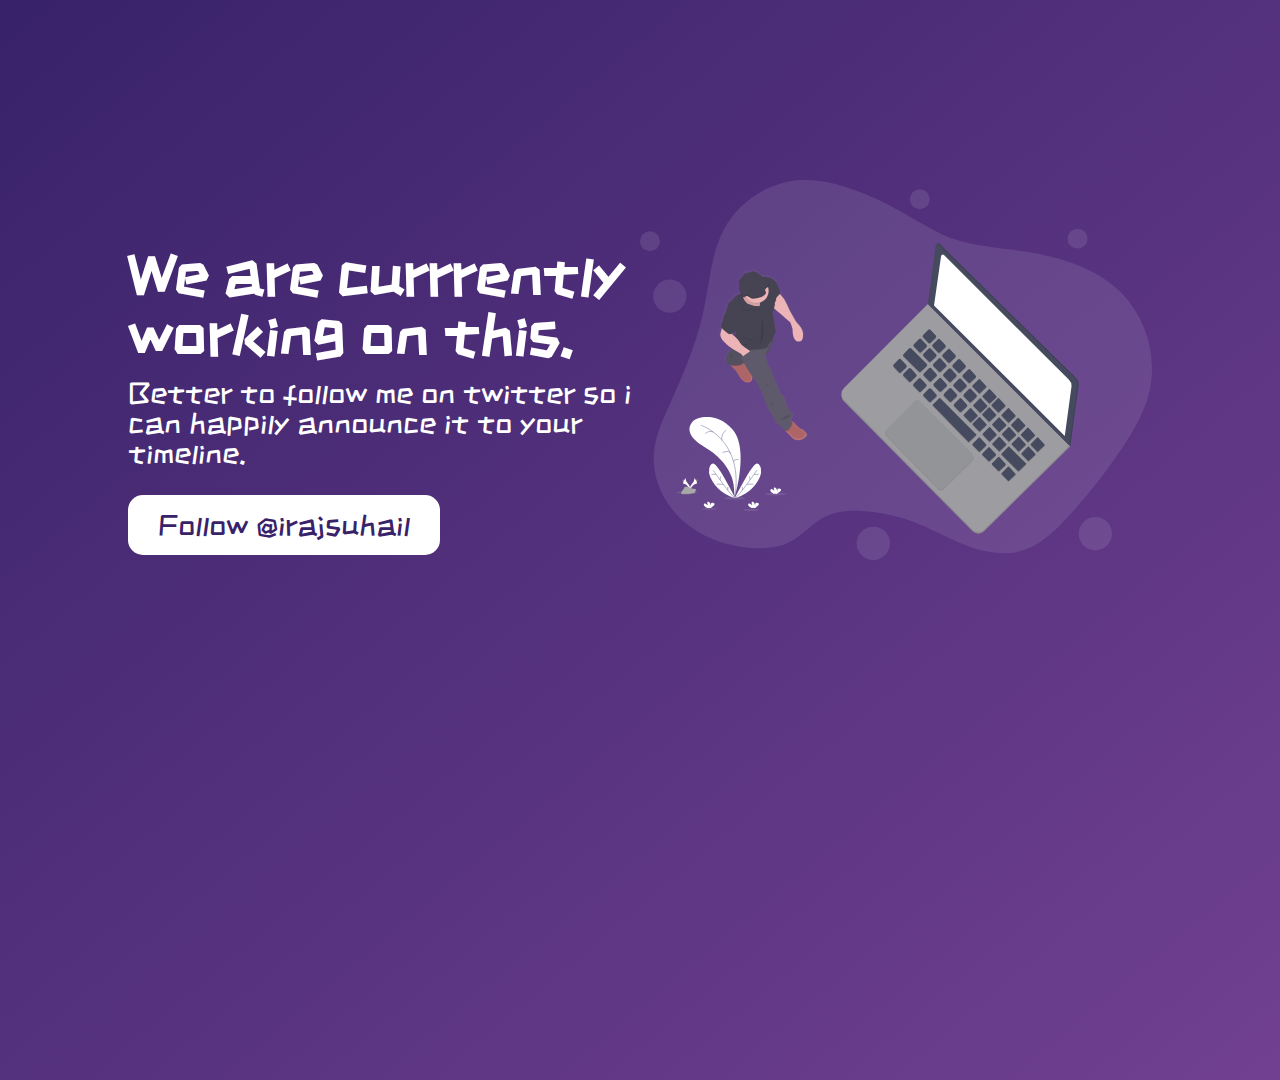
<file: index.html>
<!DOCTYPE html>
<html>
  <head>
    <meta charset="utf-8" />
    <meta http-equiv="X-UA-Compatible" content="IE=edge" />
    <title>Beep Boop!</title>
    <meta name="viewport" content="width=device-width, initial-scale=1" />
    <link
      rel="stylesheet"
      type="text/css"
      media="screen"
      href="assets/main.css"
    />
    <link
      rel="stylesheet"
      href="https://use.fontawesome.com/releases/v5.7.1/css/all.css"
      integrity="sha384-fnmOCqbTlWIlj8LyTjo7mOUStjsKC4pOpQbqyi7RrhN7udi9RwhKkMHpvLbHG9Sr"
      crossorigin="anonymous"
    />
  </head>
  <body class="noscroll">
    <div class="container">
      <div class="text">
        <h1>We are currrently working on this.</h1>
        <p>
          Better to follow me on twitter so i can happily announce it to your
          timeline.
        </p>
        <a href="https://twitter.com/irajsuhail?ref_src=twsrc%5Etfw" class="twitter-follow-button" data-show-count="false">Follow @irajsuhail</a><script async src="https://platform.twitter.com/widgets.js" charset="utf-8"></script>
      </div>
      <div class="img">
        <img src="assets/laptop1.svg" alt="laptop" />
      </div>
    </div>
  </body>
</html>
</file>
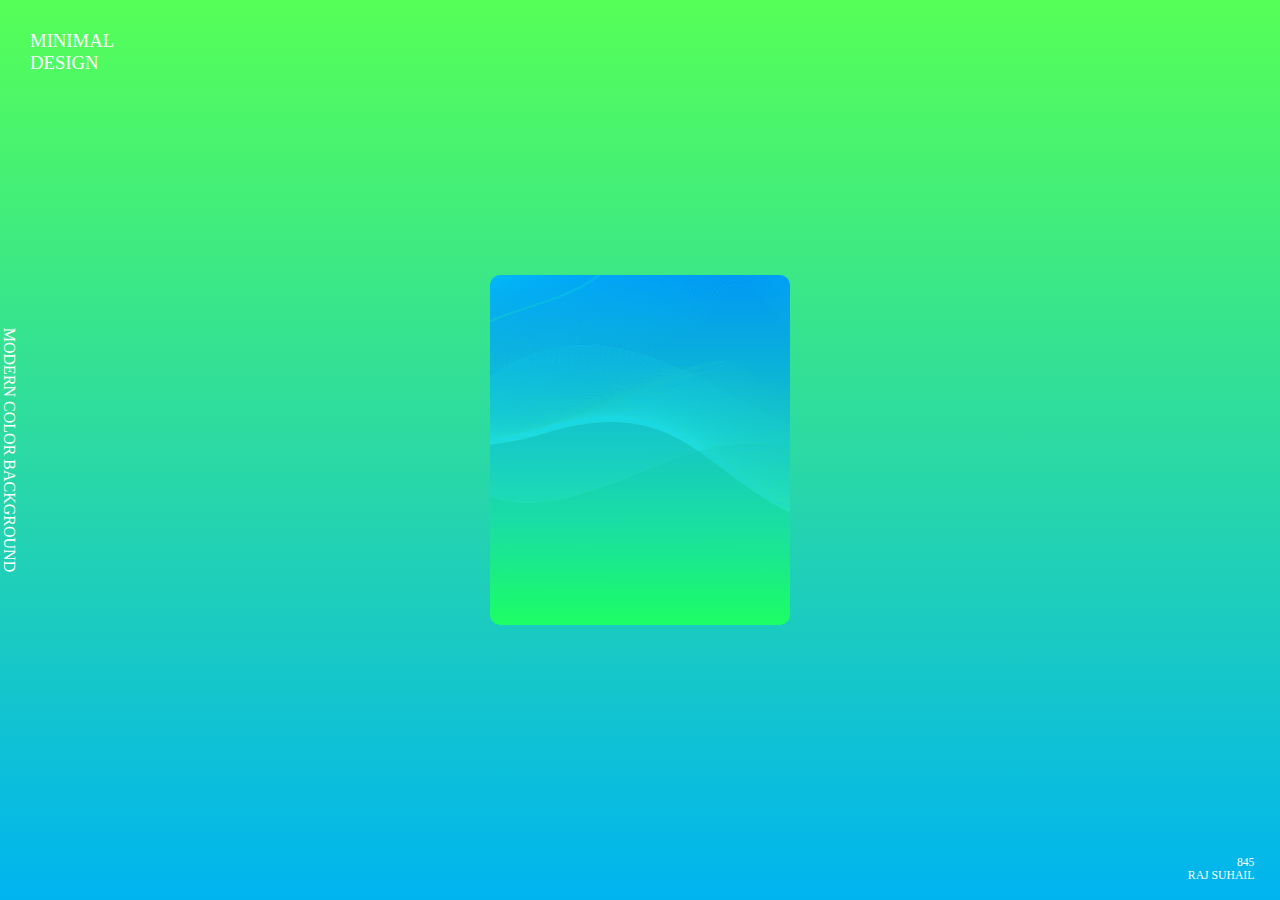
<file: 01_poster_design/index.html>
<!DOCTYPE html>
<html>
<head>
    <meta charset="utf-8" />
    <meta http-equiv="X-UA-Compatible" content="IE=edge">
    <title>minimal poster</title>
    <meta name="viewport" content="width=device-width, initial-scale=1">
    <link rel="stylesheet" type="text/css" media="screen" href="main.css" />
</head>
<body>
    <header>
        <h3 class="logo"><span>minimal</span><span>design</span></h3>
    </header>
    <main>
        <h3 class="vertical">Modern color background</h3>
        <div class="main-text"></div>
    </main>
    <footer>
        <h3><span>845</span><span>Raj Suhail</span></h3>
    </footer>
</body>
</html>
</file>
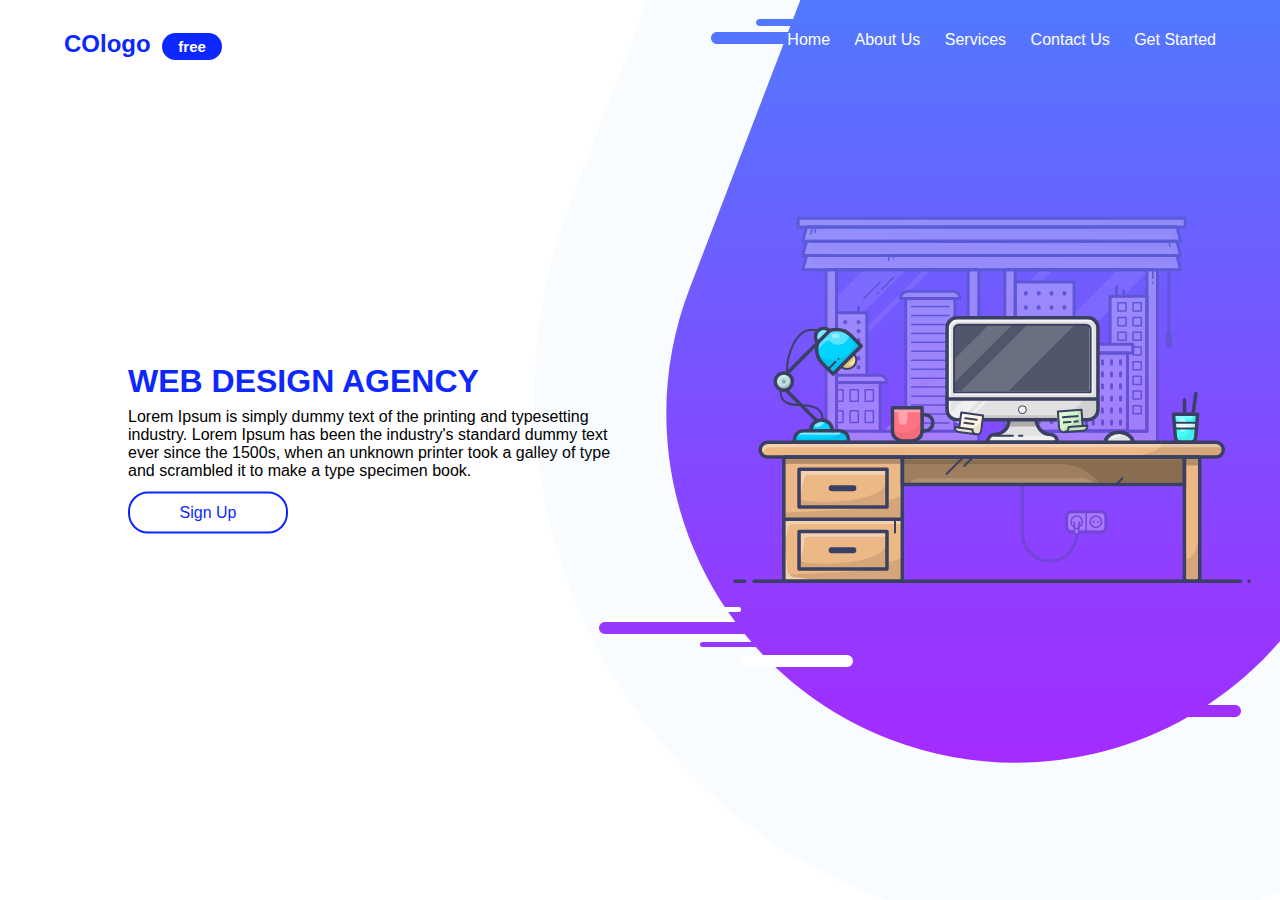
<file: 02_minimal_landing_page/index.html>
<!DOCTYPE html>
<html>
<head>
    <meta charset="utf-8" />
    <meta http-equiv="X-UA-Compatible" content="IE=edge">
    <title>COLogo</title>
    <meta name="viewport" content="width=device-width, initial-scale=1">
    <link rel="stylesheet" type="text/css" media="screen" href="main.css" />
</head>
<body>
<header>
    <h2 class="logo">COlogo <span class="free-btn">free</span></h2>
    <nav>
        <a href="#" class="nav-item">Home</a>
        <a href="#" class="nav-item">About Us</a>
        <a href="#" class="nav-item">Services</a>
        <a href="#" class="nav-item">Contact Us</a>
        <a href="#" class="nav-item btn">Get Started</a>
     </nav>
<main>
    <h1>Web design agency</h1>
    <p>Lorem Ipsum is simply dummy text of the printing and typesetting industry. Lorem Ipsum has been the industry's standard dummy text ever since the 1500s, when an unknown printer took a galley of type and scrambled it to make a type specimen book.</p>
    <a href="#" class="signup-btn">Sign Up</a>
</main>
</header>
</body>
</html>
</file>
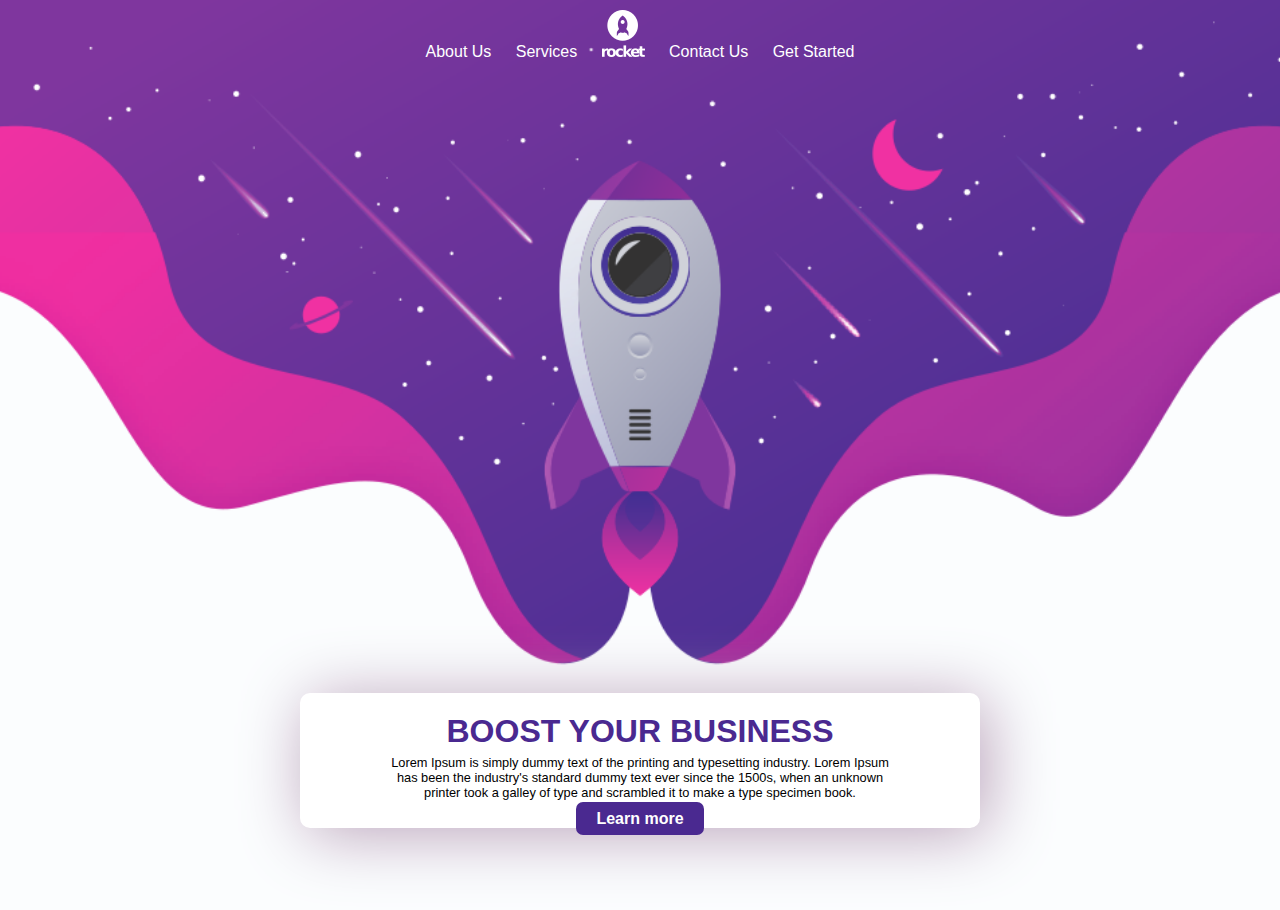
<file: 03_business_landing_page/index.html>
<!DOCTYPE html>
<html lang="en">
<head>
    <meta charset="UTF-8">
    <meta name="viewport" content="width=device-width, initial-scale=1.0">
    <meta http-equiv="X-UA-Compatible" content="ie=edge">
    <title>Grow your business</title>
    <link rel="stylesheet" href="main.css">
</head>
<body>
<header>
    <nav>
        <li><a href="#">About Us</a></li>
        <li><a href="#">Services</a></li>
        <li><a href="#"><img src="assets/logo.png" alt="logo"></a></li>
        <li><a href="#">Contact Us</a></li>
        <li><a href="#">Get Started</a></li>
    </nav>
</header>
<main>
    <h1 class="main-heading">Boost your business</h1>
    <p>Lorem Ipsum is simply dummy text of the printing and typesetting industry. Lorem Ipsum has been the industry's standard dummy text ever since the 1500s, when an unknown printer took a galley of type and scrambled it to make a type specimen book.</p>
    <a href="#" class="btn">Learn more</a>
</main>
</body>
</html>
</file>
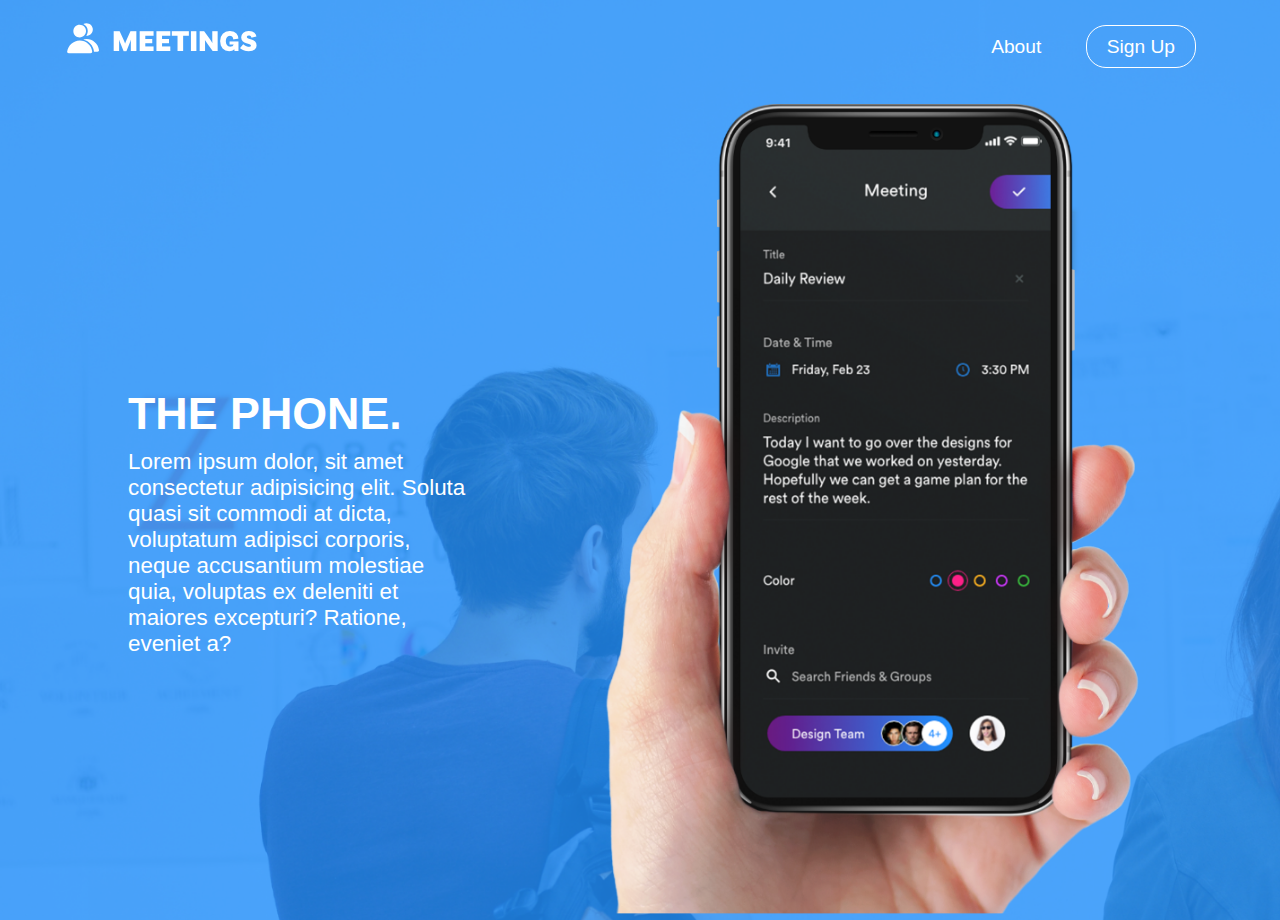
<file: 04_two_column_layout/index.html>
<!DOCTYPE html>
<html>
<head>
    <meta charset="utf-8" />
    <meta http-equiv="X-UA-Compatible" content="IE=edge">
    <title>Two Column Layout</title>
    <meta name="viewport" content="width=device-width, initial-scale=1">
    <link rel="stylesheet" type="text/css" media="screen" href="main.css" />
</head>
<body>
<header>
    <img src="assets/logo.png" alt="logo" class="logo">
    <nav>
        <ul>
            <li><a href="#" class="links">About</a></li>
            <li><a href="#" class="links btn">Sign Up</a></li>
        </ul>
    </nav>
</header>
<main class="flex_wrapper">
        <div class="column1_content">
            <div class="content">
                <h1>The phone.</h1>
                <p>Lorem ipsum dolor, sit amet consectetur adipisicing elit. Soluta quasi sit commodi at dicta, voluptatum adipisci corporis, neque accusantium molestiae quia, voluptas ex deleniti et maiores excepturi? Ratione, eveniet a?</p>
            </div>
        </div>
        <div class="column2_content">
            <img src="assets/iphoneX_inHand.png" alt="iphone">
        </div>
</main>
</body>
</html>
</file>
<file: assets/main.css>
@import url("https://fonts.googleapis.com/css?family=ZCOOL+KuaiLe");

body {
  margin: 0%;
  padding: 0%;
  height: 100vh;
  width: 100vw;
  font-family: "ZCOOL KuaiLe", cursive;
  font-size: 30px;
  color: white;
  overflow: hidden;
  vertical-align: baseline;
  background: linear-gradient(to bottom right, #38226a, #714091);
}

.container {
  width: 80%;
  margin: 20vh auto;
  display: flex;
}

.text,
.img {
  flex: 1 1 50%;
  justify-self: center;
  align-self: center;
}

.img img {
  height: 100%;
  width: 100%;
}

.text h1 {
  margin-bottom: 15px;
}

.text p {
  margin: 0px 0px 42px 0px;
}

.text a {
  color: #38226a;
  text-decoration: none;
  padding: 15px 30px;
  background-color: white;
  border-radius: 15px;
}

.text a:hover {
  padding: 20px 40px;
  transition: ease-in 0.3s;
}
</file>
<file: 01_poster_design/main.css>
* {
    margin: 0;
    padding: 0;
}

body {
    font-family: sans serif;
    background-image: linear-gradient(to bottom, rgb(86, 255, 86), rgb(0, 180, 240));
    background-repeat: no-repeat;
    height: 100vh;
    width: 100vw;
    position: relative;
}

h3 span {
    text-transform: uppercase;
    font-weight: 300;
    color: white;
    display: block;
}

.logo {
    position: absolute;
    top: 30px;
    left: 30px;
}

.vertical {
    color: white;
    font-size: 16px;
    text-transform: uppercase;
    font-weight: 200;
    writing-mode: vertical-lr;
    position: absolute;
    top: 50%;
    transform: translate(0%, -50%);
}

.main-text {
    background-image: url("assets/banner.png"),linear-gradient(to bottom, rgb(0, 180, 240), rgb(86, 255, 86));
    background-blend-mode: overlay;
    display: block;
    height: 350px;
    width: 300px;
    border-radius: 10px;
    position: relative;
    position: absolute;
    top: 50%;
    left: 50%;
    transform: translate(-50%, -50%);

}

footer {
    font-size: 10px;
    text-align: right;
    text-transform: uppercase;
    position: absolute;
    bottom: 2%;
    right: 2%
}
</file>
<file: 02_minimal_landing_page/main.css>
/*-- Global --*/
* {
    margin: 0px;
    padding: 0px;
    box-sizing: border-box;
    vertical-align: baseline;
    font-family: arial, sans serif;

}

/*-- Webpage --*/

h1 {
    margin: 8px 0px;
    text-transform: uppercase;
    color: #0D27FF;
}
body {
    background: url("assets/background_header.png") top right no-repeat;
}

.logo {
    float: left;
    color: #0D27FF;

}
.free-btn {
    display: inline-block;
    font-size: 15px;
    padding: 5px 16px;
    background-color: #0D27FF;
    border-radius: 15px;
    color: white;
    margin-left: 5px;
}

header h2 {
    vertical-align: middle;
}
header {
    height: 60px;
    width: 90vw;
    margin: 30px auto;
    vertical-align: middle;
}

nav {
    float: right;
}
nav a {
    color: white;
    text-decoration: none;
    margin-left: 20px;
    vertical-align: middle;
}

main {
    margin: 0px 0px 0px 5%;
    width: 38%;
    position: absolute;
    top: 50%;
    left: 5%;
    transform: translateY(-50%)
}

.signup-btn {
    padding: 10px 20px;
    border: 2px solid #0D27FF;
    border-radius: 20px;
    display: block;
    margin: 12px 0px;
    text-decoration: none;
    color: #0D27FF;
    width: initial;
    width: 160px;
    text-align: center;
}
</file>
<file: 03_business_landing_page/main.css>
/* Global */
* {
    margin: 0px;
    padding: 0px;
    box-sizing: border-box;
    vertical-align: baseline;
    font-family: sans-serif;
}
/* -------- */

body {
    font-family: sans serif;
    height: 100vh;
    width: 100vw;
    background: url("assets/hero.png") top no-repeat;
    background-size: cover;
}

header {
    widows: 35vw;
    margin: 10px auto;
    height: 50px;
}

nav {
    text-align: center;
}

nav li {
    display: inline-block;
    list-style-type: none;
    margin: 0px 10Px;
    text-align: center;

}

li a {
    color: white;
    text-decoration: none;
    vertical-align: center;
}

main {
    box-sizing: initial;
    vertical-align: center;
    width: 50vw;
    padding: 20px 20px 0px 20px;
    position: absolute;
    bottom: 8%;
    left: 50%;
    transform: translate(-50%);
    text-align: center;
    background: white;
    border-radius: 10px;
    -webkit-box-shadow: 7px 6px 66px 0px rgb(194, 182, 194);
    -moz-box-shadow: 7px 6px 66px 0px rgba(186,162,186,1);
    box-shadow: 7px 6px 66px 0px rgba(186,162,186,1);
}

.main-heading {
    margin: 0px;
    text-transform: uppercase;
    color: #4a2990;
}

p {
    margin-top: 5px;
    margin-bottom: 10px;
    padding: 0px 10%;
    font-size: 0.8em;
}

.btn {
    background-color: #4a2990;
    padding: 8px 20px;
    border-radius: 7px;
    color: white;
    text-decoration: none;
    font-weight: bold;
}

.btn:hover {
    background-color: white;
    border: 2px solid  #4a2990;
    color:  #4a2990;
    transition: 0.3s;
}
</file>
<file: 04_two_column_layout/main.css>
body {
  height: 100vh;
  width: 100vw;
  margin: 0;
  padding: 0%;
  box-sizing: border-box;
  font-family: sans-serif;
  background: url("assets/bg_01.png") no-repeat top;
  background-size: cover;
  overflow: hidden;
}

header {
  width: 90%;
  margin: 20px auto;
}

nav {
  float: right;
}

header img {
  float: left;
}

header::after {
  content: "";
  display: block;
  clear: both;
}

nav ul li {
  display: inline-block;
  list-style-type: none;
  padding: 10px 20px;
  margin-top: -10px;
}

.links {
  color: white;
  text-decoration: none;
  font-size: 1.2em;
}

.btn {
  padding: 10px 20px;
  border: 1px solid white;
  border-radius: 20px;
}

.btn:hover {
  background-color: white;
  color: #47a1f9;
  transition: 0.3s;
}

.flex_wrapper {
  width: 80%;
  height: 90vh;
  margin: auto;
  display: flex;
}

.column1_content {
  flex: 1 1 50%;
  position: relative;
}

.column2_content {
  flex: 1 1 50%;
}

.column2_content img {
  height: 100%;
}

.content {
  font-size: 140%;
  width: 75%;
  position: absolute;
  top: 35%;
  color: white;
}

.content h1 {
  margin: 0px;
  text-transform: uppercase;
}

.content p {
  margin-top: 10px;
}
</file>
